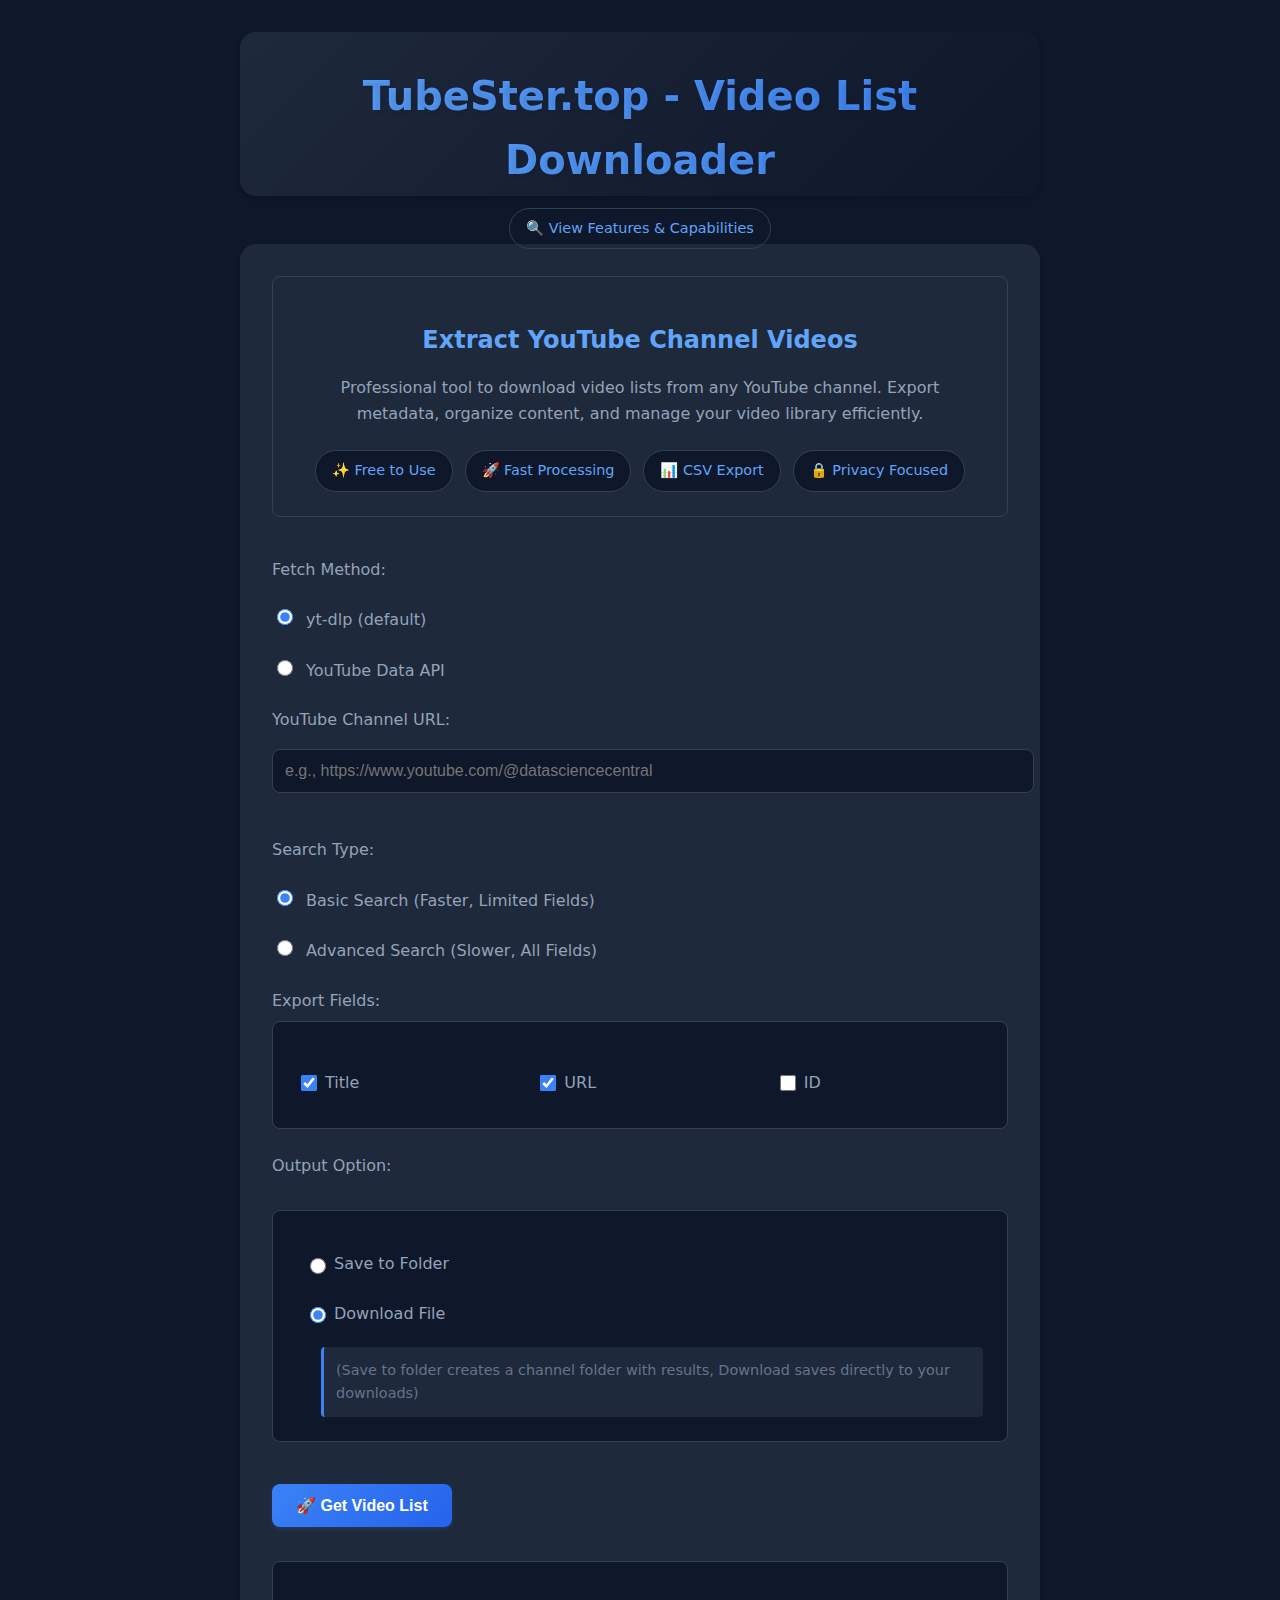
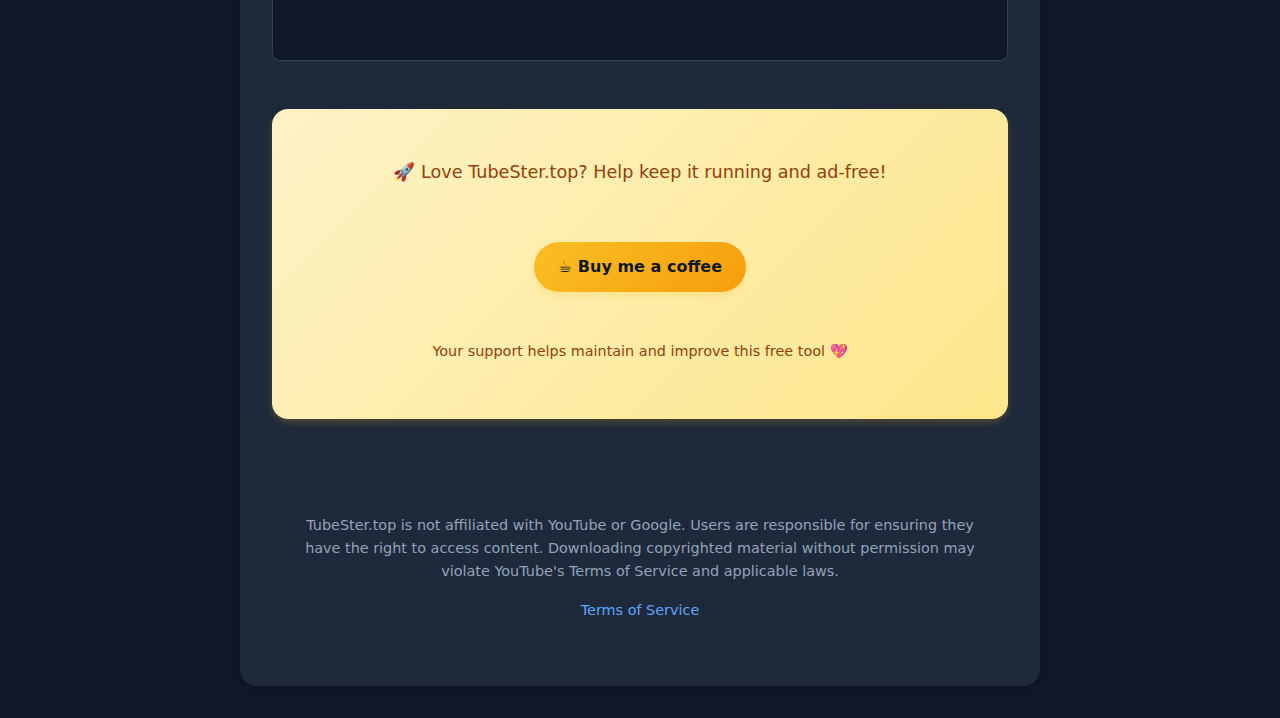
<file: web_ui/index.html>
<!DOCTYPE html>
<html lang="en">
<head>
<!-- Google tag (gtag.js) -->
<script async src="https://www.googletagmanager.com/gtag/js?id=G-0H4HRE89D7"></script>
<script>
  window.dataLayer = window.dataLayer || [];
  function gtag(){dataLayer.push(arguments);}
  gtag('js', new Date());

  gtag('config', 'G-0H4HRE89D7');
</script>
<meta charset="UTF-8" />
<meta name="viewport" content="width=device-width, initial-scale=1.0" />
<title>TubeSter.top - YouTube Channel Video List Downloader | Save Video URLs</title>
<meta name="description" content="TubeSter.top - Download or save YouTube channel video URLs easily as CSV files. Choose to save to your folder or download directly. Fast, simple, privacy-friendly tool.">
<meta name="keywords" content="TubeSter.top, YouTube downloader, video URL extractor, save YouTube URLs, download CSV, YouTube channel videos, YouTube video list, YouTube scraper">
<meta name="author" content="TubeSter.top">
<meta name="robots" content="index, follow">
<meta property="og:title" content="TubeSter.top - YouTube Channel Video List Downloader">
<meta property="og:description" content="Download or save YouTube channel video URLs easily as CSV files. The fastest and most reliable YouTube video list tool.">
<meta property="og:type" content="website">
<meta property="og:url" content="https://www.tubester.top">
<meta property="og:image" content="https://www.tubester.top/logo.png">
<link rel="stylesheet" href="style.css" />
<link rel="icon" type="image/png" href="/logo/tubester_logo.png">
</head>
<body>
<div class="container">
    <header>
      <h1>
        TubeSter.top - Video List Downloader
      </h1>
      <nav class="main-nav">
        <a href="features.html" class="feature-link">🔍 View Features & Capabilities</a>
      </nav>
    </header>
    <main>
      <section class="intro-section">
        <h2>Extract YouTube Channel Videos</h2>
        <p>
          Professional tool to download video lists from any YouTube channel. Export metadata, organize content, and manage your video library efficiently.
        </p>
        <div class="feature-highlights">
          <span class="highlight-badge">✨ Free to Use</span>
          <span class="highlight-badge">🚀 Fast Processing</span>
          <span class="highlight-badge">📊 CSV Export</span>
          <span class="highlight-badge">🔒 Privacy Focused</span>
        </div>
      </section>

    <label>Fetch Method:</label>
    <div>
      <label><input type="radio" name="fetchMethod" value="yt-dlp" checked> yt-dlp (default)</label>
      <label><input type="radio" name="fetchMethod" value="youtube-api"> YouTube Data API</label>
    </div>

    <div id="apiKeyContainer" style="display:none; margin-top:10px;">
      <label for="apiKeyInput">YouTube API Key:</label>
      <input type="password" id="apiKeyInput" placeholder="Enter your YouTube Data API key" />
      <div style="margin-top: 5px;">
        <a href="apikey.html" style="color: #60a5fa; text-decoration: none; font-size: 0.9rem;">
          ℹ️ Don't have an API key? Click here for instructions
        </a>
      </div>
    </div>

    <label for="channelUrl">YouTube Channel URL:</label>
    <input
      type="text"
      id="channelUrl"
      placeholder="e.g., https://www.youtube.com/@datasciencecentral"
    />

    <label>Search Type:</label>
    <div class="search-type">
      <label><input type="radio" name="searchType" value="basic" checked> Basic Search (Faster, Limited Fields)</label>
      <label><input type="radio" name="searchType" value="advanced"> Advanced Search (Slower, All Fields)</label>
    </div>

    <div id="exportFieldsSection">
      <label>Export Fields:</label>
      <div class="export-fields">
        <label><input type="checkbox" name="exportField" value="Title" checked> Title</label>
        <label><input type="checkbox" name="exportField" value="URL" checked> URL</label>
        <label><input type="checkbox" name="exportField" value="ID"> ID</label>
      </div>
      <div id="advancedFields" style="display:none; margin-top: 10px;">
        <label>Advanced Fields:</label>
        <div class="export-fields">
          <label><input type="checkbox" name="exportField" value="Description"> Description</label>
          <label><input type="checkbox" name="exportField" value="Published Date"> Published Date</label>
          <label><input type="checkbox" name="exportField" value="Duration"> Duration</label>
          <label><input type="checkbox" name="exportField" value="Views"> Views</label>
          <label><input type="checkbox" name="exportField" value="Likes"> Likes</label>
          <label><input type="checkbox" name="exportField" value="Comments"> Comments</label>
          <label><input type="checkbox" name="exportField" value="Thumbnail URL"> Thumbnail URL</label>
        </div>
      </div>
    </div>

    <label>Output Option:</label>
    <div class="output-option">
      <label><input type="radio" name="outputOption" value="save"> Save to Folder</label>
      <label><input type="radio" name="outputOption" value="download" checked> Download File</label>
      <div class="info-text">(Save to folder creates a channel folder with results, Download saves directly to your downloads)</div>
    </div>

    <div id="saveDirSection">
      <label for="outputDir">Output Directory Path (for Save to Folder option):</label>
      <div class="output-dir-container">
        <input
          type="text"
          id="outputDir"
          placeholder="e.g., D:\Downloads\YouTubeChannels"
        />
        <button type="button" id="browseBtn">📁 Browse</button>
      </div>
    </div>

    <button id="downloadBtn">🚀 Get Video List</button>

    <div id="result" class="result" readonly></div>

    <div id="spinner" class="spinner" style="display:none;"></div>

    <a id="downloadCsvBtn" href="#" style="display: none" download>
      <button type="button">⬇️ Download CSV</button>
    </a>

    <div class="donation-section">
      <p>🚀 Love TubeSter.top? Help keep it running and ad-free!</p>
      <a href="https://buymeacoffee.com/jollyday" target="_blank" class="bmc-link">
        ☕ Buy me a coffee
      </a>
      <p style="font-size: 0.9rem; margin-top: 1rem;">Your support helps maintain and improve this free tool 💖</p>
    </div>

    <footer style="font-size: 0.9rem; color: #94a3b8; margin-top: 3rem; text-align: center; padding: 2rem;">
      <p style="margin-bottom: 1rem;">
        TubeSter.top is not affiliated with YouTube or Google. Users are responsible for ensuring they have the right to access content.
        Downloading copyrighted material without permission may violate YouTube's Terms of Service and applicable laws.
      </p>
      <a href="terms.html" style="color: #60a5fa; text-decoration: none; font-weight: 500; transition: all 0.2s ease;">
        Terms of Service
      </a>
    </footer>
  </main>
</div>

<script src="script.js"></script>
</body>
</html>
</file>
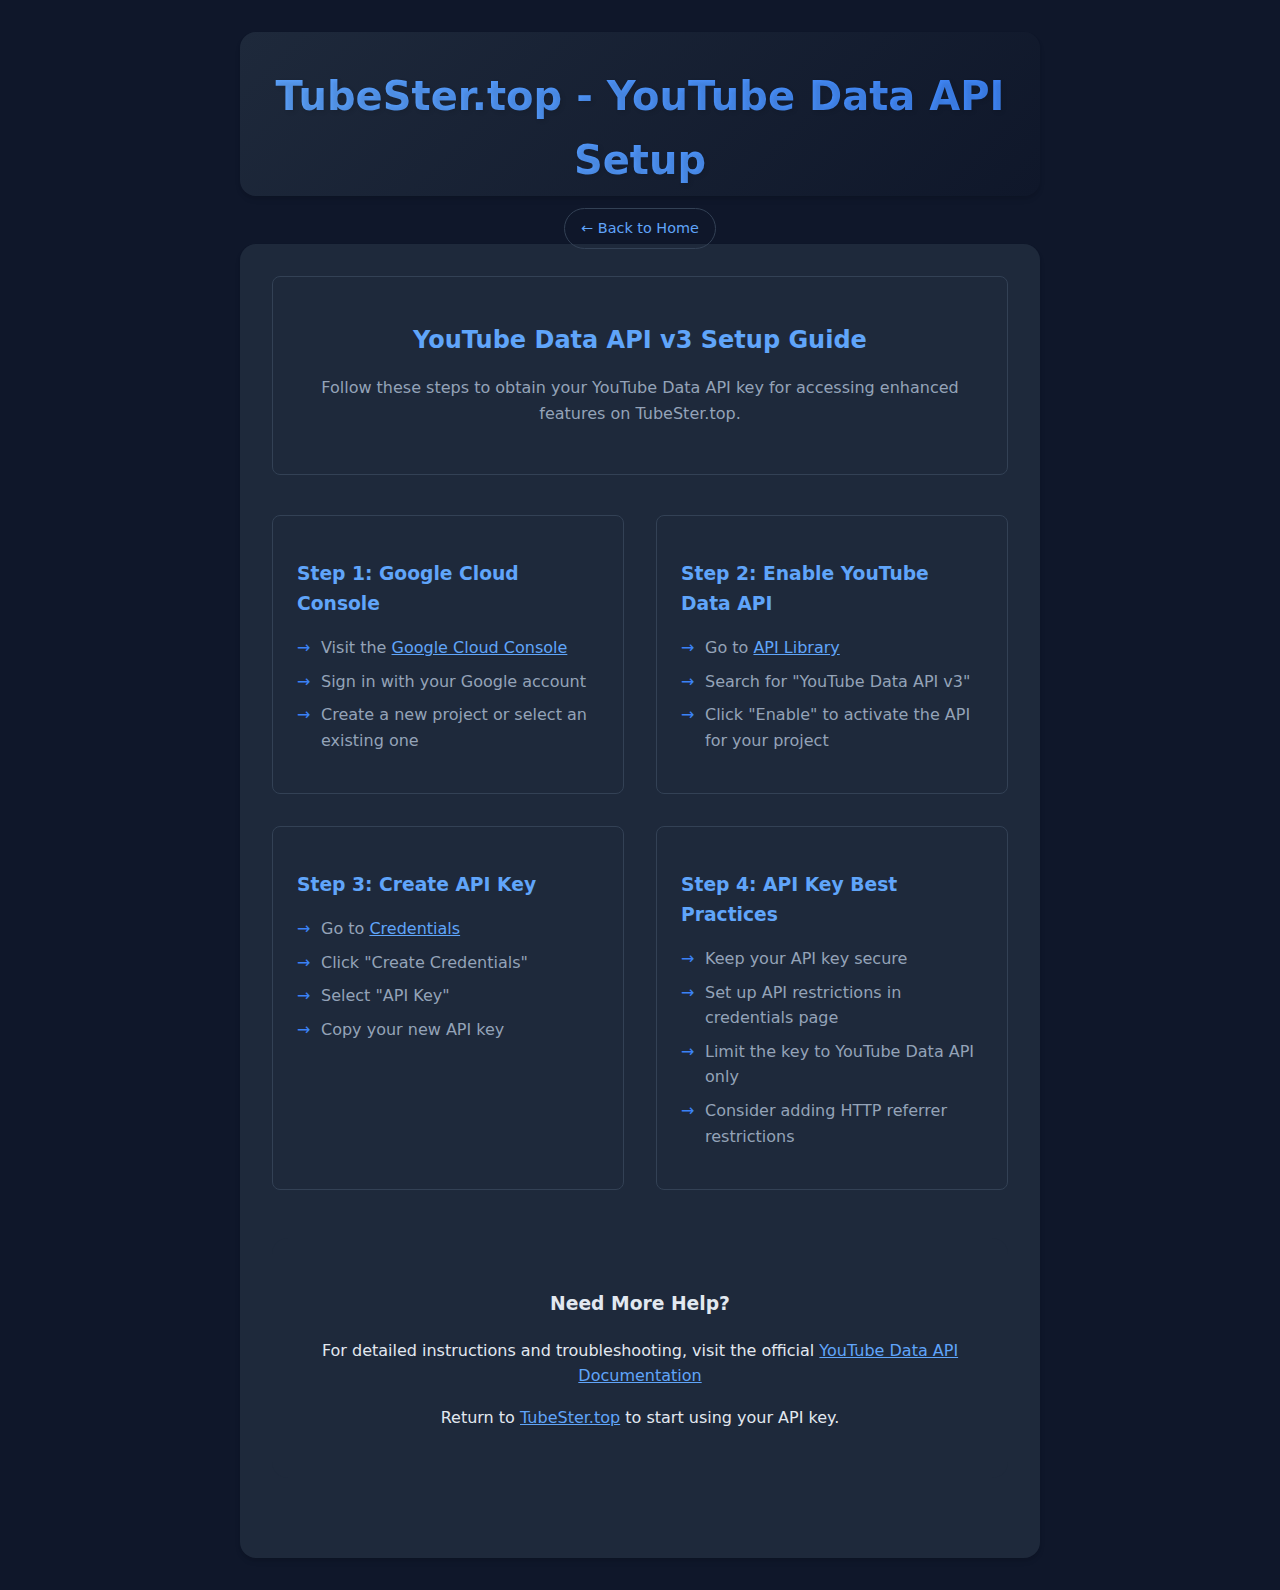
<file: web_ui/apikey.html>
<!DOCTYPE html>
<html lang="en">
<head>
<!-- Google tag (gtag.js) -->
<script async src="https://www.googletagmanager.com/gtag/js?id=G-0H4HRE89D7"></script>
<script>
  window.dataLayer = window.dataLayer || [];
  function gtag(){dataLayer.push(arguments);}
  gtag('js', new Date());

  gtag('config', 'G-0H4HRE89D7');
</script>
    <meta charset="UTF-8">
    <meta name="viewport" content="width=device-width, initial-scale=1.0">
    <title>Get YouTube Data API Key - TubeSter.top Guide</title>
    <meta name="description" content="Step-by-step guide to obtain your YouTube Data API key for TubeSter.top. Learn how to set up Google Cloud Console, enable APIs, and create secure API credentials.">
    <meta name="keywords" content="YouTube Data API key, TubeSter.top setup, API credentials, Google Cloud Console, YouTube API v3, API setup guide">
    <meta name="author" content="TubeSter.top">
    <meta name="robots" content="index, follow">
    <meta property="og:title" content="YouTube Data API Setup Guide - TubeSter.top">
    <meta property="og:description" content="Complete guide to setting up your YouTube Data API key for enhanced features on TubeSter.top">
    <meta property="og:type" content="website">
    <meta property="og:url" content="https://www.tubester.top/apikey.html">
    <meta property="og:image" content="https://www.tubester.top/logo.png">
    <link rel="stylesheet" href="style.css">
</head>
<body>
    <div class="container">
        <header>
            <h1>TubeSter.top - YouTube Data API Setup</h1>
            <nav class="main-nav">
                <a href="index.html" class="feature-link">← Back to Home</a>
            </nav>
        </header>

        <main>
            <div class="intro-section">
                <h2>YouTube Data API v3 Setup Guide</h2>
                <p>Follow these steps to obtain your YouTube Data API key for accessing enhanced features on TubeSter.top.</p>
            </div>

            <div class="feature-grid">
                <div class="feature-card">
                    <h3>Step 1: Google Cloud Console</h3>
                    <ul>
                        <li>Visit the <a href="https://console.cloud.google.com/" style="color: #60a5fa;">Google Cloud Console</a></li>
                        <li>Sign in with your Google account</li>
                        <li>Create a new project or select an existing one</li>
                    </ul>
                </div>

                <div class="feature-card">
                    <h3>Step 2: Enable YouTube Data API</h3>
                    <ul>
                        <li>Go to <a href="https://console.cloud.google.com/apis/library" style="color: #60a5fa;">API Library</a></li>
                        <li>Search for "YouTube Data API v3"</li>
                        <li>Click "Enable" to activate the API for your project</li>
                    </ul>
                </div>

                <div class="feature-card">
                    <h3>Step 3: Create API Key</h3>
                    <ul>
                        <li>Go to <a href="https://console.cloud.google.com/apis/credentials" style="color: #60a5fa;">Credentials</a></li>
                        <li>Click "Create Credentials"</li>
                        <li>Select "API Key"</li>
                        <li>Copy your new API key</li>
                    </ul>
                </div>

                <div class="feature-card">
                    <h3>Step 4: API Key Best Practices</h3>
                    <ul>
                        <li>Keep your API key secure</li>
                        <li>Set up API restrictions in credentials page</li>
                        <li>Limit the key to YouTube Data API only</li>
                        <li>Consider adding HTTP referrer restrictions</li>
                    </ul>
                </div>
            </div>

            <div class="support-section">
                <h3>Need More Help?</h3>
                <p>For detailed instructions and troubleshooting, visit the official <a href="https://developers.google.com/youtube/v3/getting-started" style="color: #60a5fa;">YouTube Data API Documentation</a></p>
                <p>Return to <a href="index.html" style="color: #60a5fa;">TubeSter.top</a> to start using your API key.</p>
            </div>
        </main>
    </div>
</body>
</html>
</file>
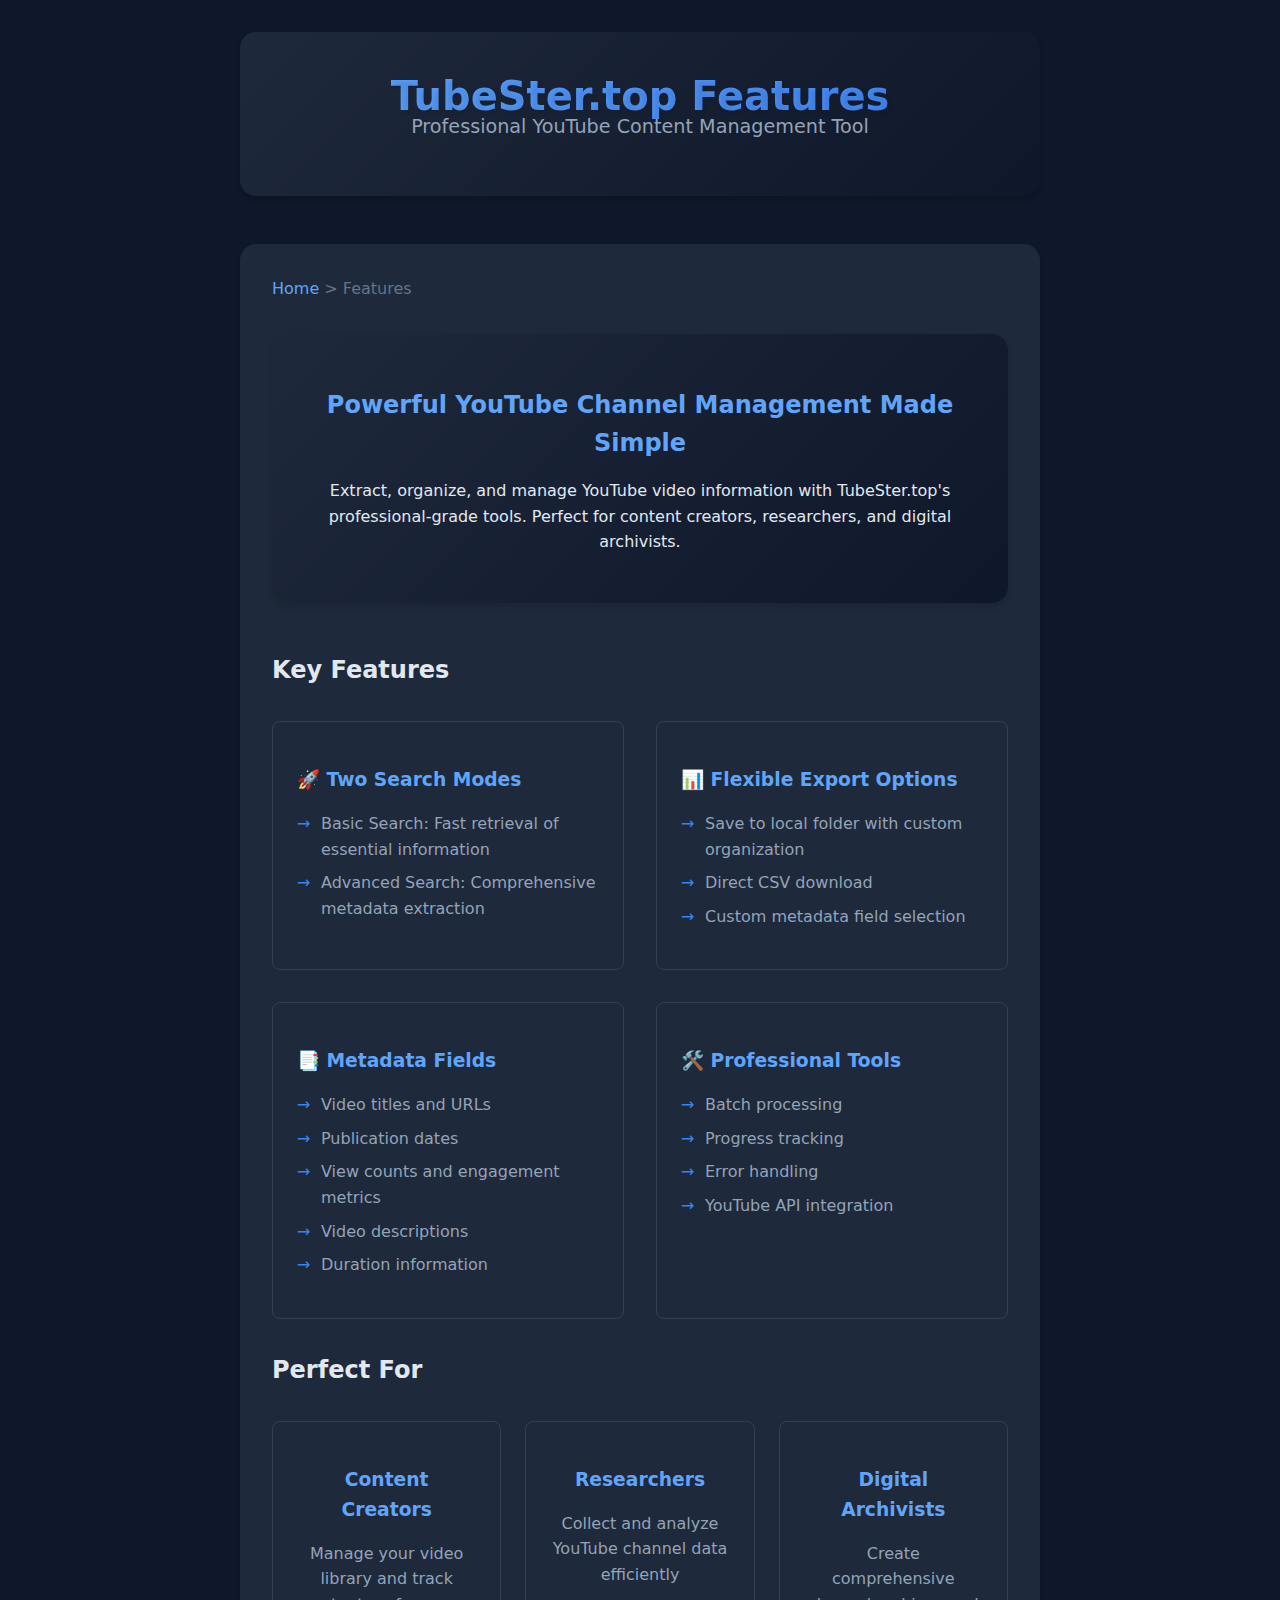
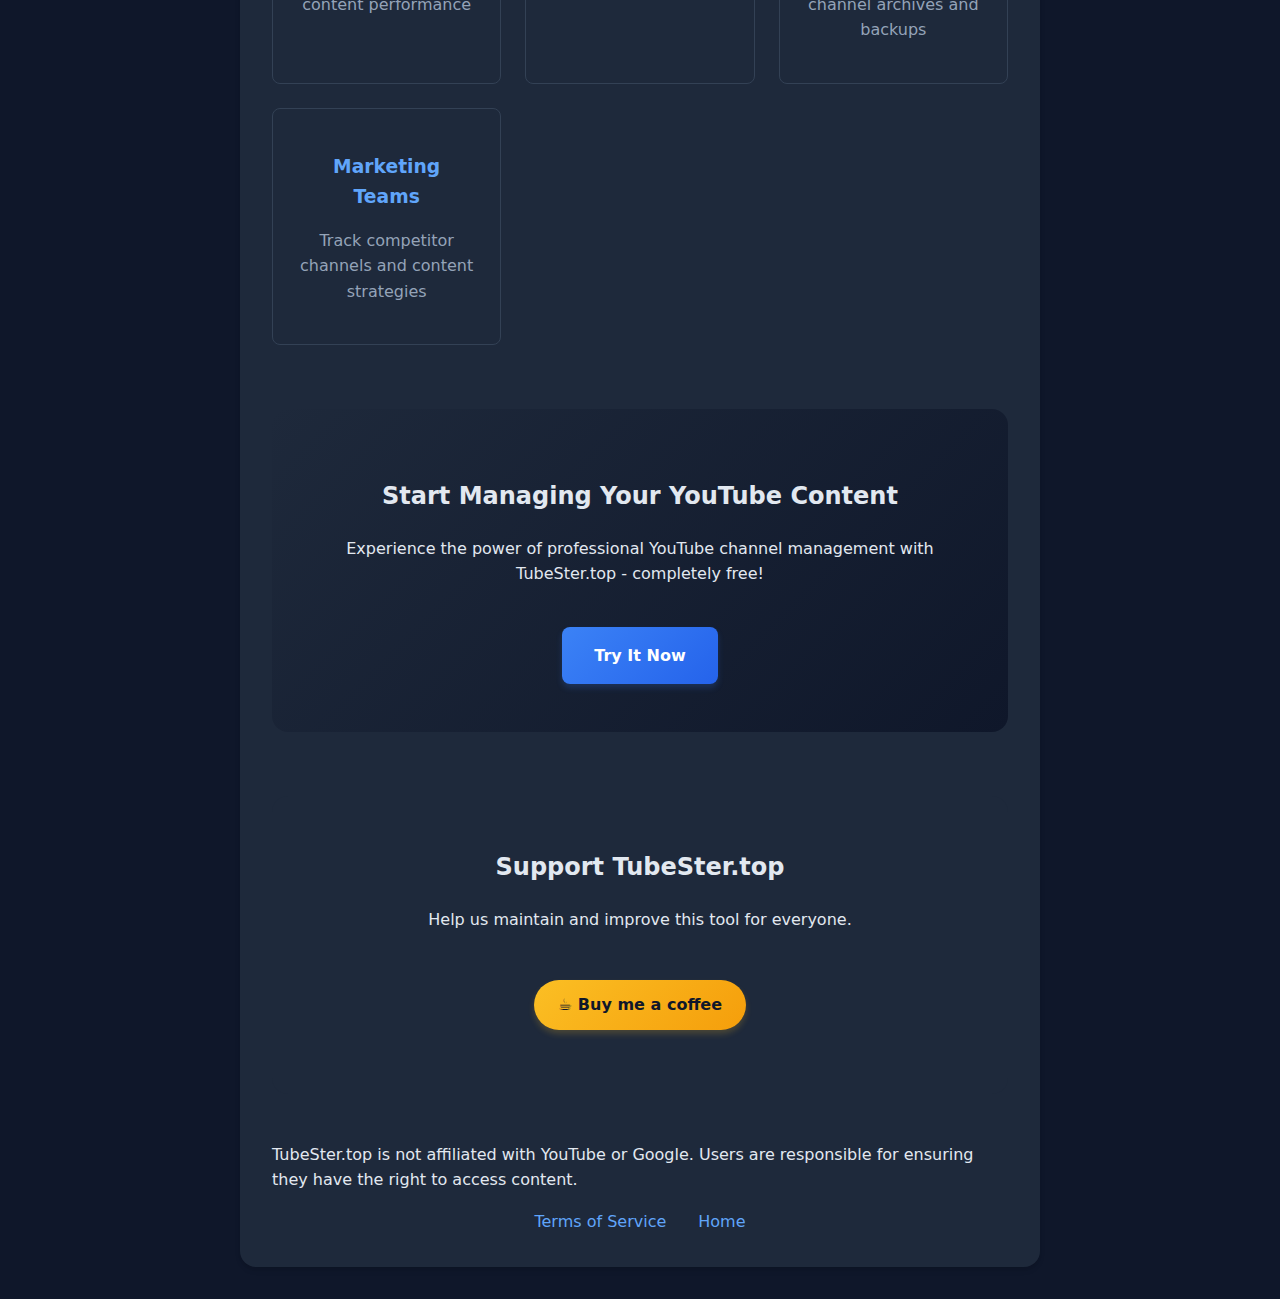
<file: web_ui/features.html>
<!DOCTYPE html>
<html lang="en">
<head>
<!-- Google tag (gtag.js) -->
<script async src="https://www.googletagmanager.com/gtag/js?id=G-0H4HRE89D7"></script>
<script>
  window.dataLayer = window.dataLayer || [];
  function gtag(){dataLayer.push(arguments);}
  gtag('js', new Date());

  gtag('config', 'G-0H4HRE89D7');
</script>
    <meta charset="UTF-8">
    <meta name="viewport" content="width=device-width, initial-scale=1.0">
    <title>TubeSter.top Features - Professional YouTube Video List & URL Management Tool</title>
    <meta name="description" content="Discover TubeSter.top's powerful features for YouTube channel management. Extract video URLs, export metadata, bulk download capabilities, and efficient content organization. Free, fast, and privacy-focused.">
    <meta name="keywords" content="TubeSter.top features, YouTube URL extractor, video list tool, YouTube channel downloader, metadata export, video URLs, channel archive, content management, CSV export">
    <meta name="author" content="TubeSter.top">
    <meta name="robots" content="index, follow">
    <meta property="og:title" content="TubeSter.top - Professional YouTube Video URL Management Tool">
    <meta property="og:description" content="Discover our powerful features for YouTube channel management. Extract URLs, export metadata, and organize content efficiently with TubeSter.top">
    <meta property="og:type" content="website">
    <meta property="og:url" content="https://www.tubester.top/features.html">
    <meta property="og:image" content="https://www.tubester.top/logo.png">
    <link rel="stylesheet" href="style.css">
</head>
<body>
    <div class="container">
        <header>
            <h1>TubeSter.top Features</h1>
            <p class="subtitle">Professional YouTube Content Management Tool</p>
        </header>

        <main>
            <nav class="breadcrumb">
                <a href="index.html">Home</a> > Features
            </nav>

            <section class="feature-intro">
                <h2>Powerful YouTube Channel Management Made Simple</h2>
                <p>Extract, organize, and manage YouTube video information with TubeSter.top's professional-grade tools. Perfect for content creators, researchers, and digital archivists.</p>
            </section>

            <section class="key-features">
                <h2>Key Features</h2>
                <div class="feature-grid">
                    <div class="feature-card">
                        <h3>🚀 Two Search Modes</h3>
                        <ul>
                            <li>Basic Search: Fast retrieval of essential information</li>
                            <li>Advanced Search: Comprehensive metadata extraction</li>
                        </ul>
                    </div>

                    <div class="feature-card">
                        <h3>📊 Flexible Export Options</h3>
                        <ul>
                            <li>Save to local folder with custom organization</li>
                            <li>Direct CSV download</li>
                            <li>Custom metadata field selection</li>
                        </ul>
                    </div>

                    <div class="feature-card">
                        <h3>📑 Metadata Fields</h3>
                        <ul>
                            <li>Video titles and URLs</li>
                            <li>Publication dates</li>
                            <li>View counts and engagement metrics</li>
                            <li>Video descriptions</li>
                            <li>Duration information</li>
                        </ul>
                    </div>

                    <div class="feature-card">
                        <h3>🛠️ Professional Tools</h3>
                        <ul>
                            <li>Batch processing</li>
                            <li>Progress tracking</li>
                            <li>Error handling</li>
                            <li>YouTube API integration</li>
                        </ul>
                    </div>
                </div>
            </section>

            <section class="use-cases">
                <h2>Perfect For</h2>
                <div class="use-case-grid">
                    <div class="use-case-card">
                        <h3>Content Creators</h3>
                        <p>Manage your video library and track content performance</p>
                    </div>
                    <div class="use-case-card">
                        <h3>Researchers</h3>
                        <p>Collect and analyze YouTube channel data efficiently</p>
                    </div>
                    <div class="use-case-card">
                        <h3>Digital Archivists</h3>
                        <p>Create comprehensive channel archives and backups</p>
                    </div>
                    <div class="use-case-card">
                        <h3>Marketing Teams</h3>
                        <p>Track competitor channels and content strategies</p>
                    </div>
                </div>
            </section>

            <section class="cta-section">
                <h2>Start Managing Your YouTube Content</h2>
                <p>Experience the power of professional YouTube channel management with TubeSter.top - completely free!</p>
                <a href="index.html" class="cta-button">Try It Now</a>
            </section>

            <section class="support-section">
                <h2>Support TubeSter.top</h2>
                <p>Help us maintain and improve this tool for everyone.</p>
                <a href="https://buymeacoffee.com/jollyday" target="_blank" class="bmc-link">☕ Buy me a coffee</a>
            </section>

            <footer>
                <p>TubeSter.top is not affiliated with YouTube or Google. Users are responsible for ensuring they have the right to access content.</p>
                <div class="footer-links">
                    <a href="terms.html">Terms of Service</a>
                    <a href="index.html">Home</a>
                </div>
            </footer>
        </main>
    </div>
</body>
</html>
</file>
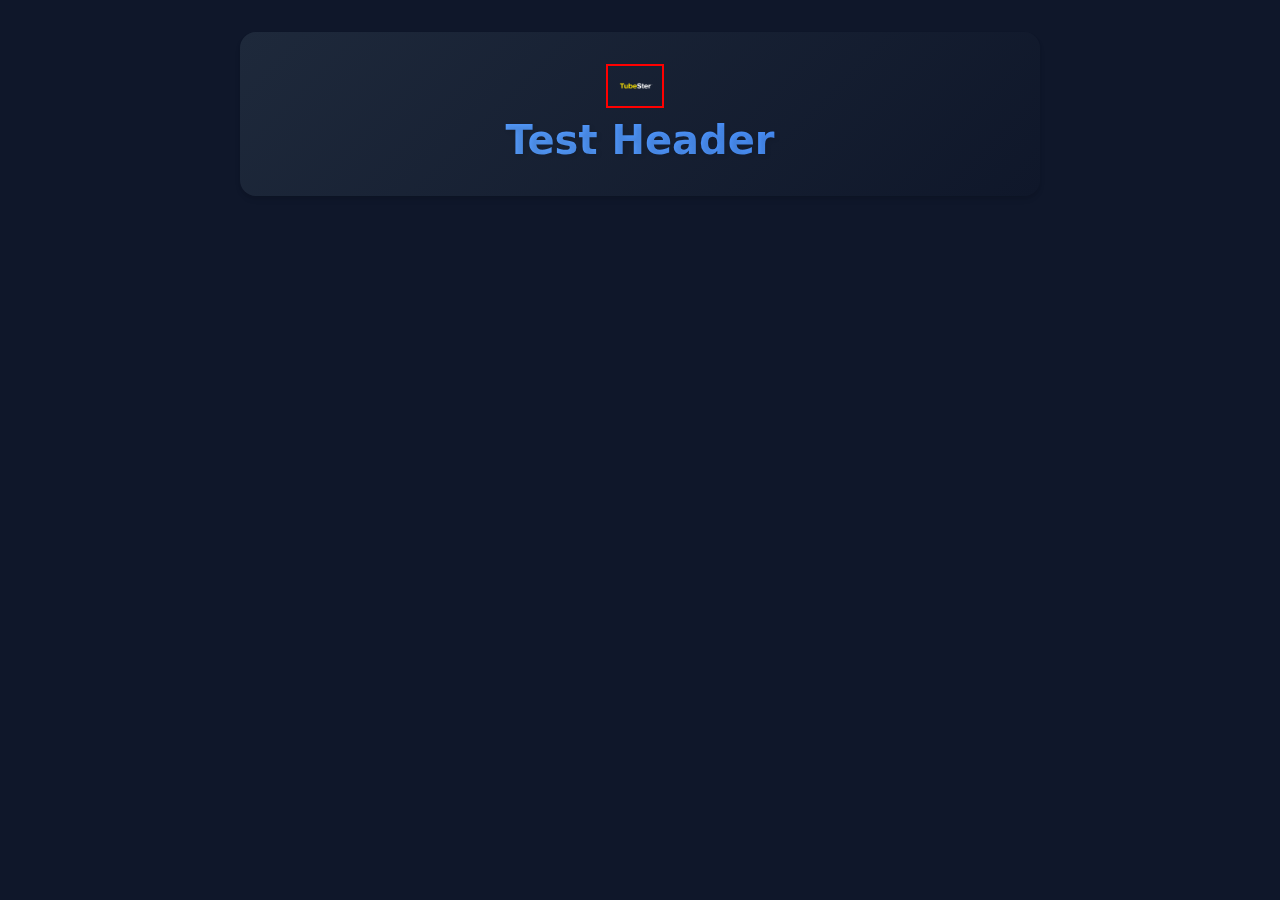
<file: web_ui/logo_debug.html>
<!DOCTYPE html>
<html>
<head>
    <title>Logo Debug</title>
    <link rel="stylesheet" href="style.css" />
</head>
<body>
    <div class="container">
        <header>
            <img src="../logo/tubester_logo.png" alt="TubeSter.top Logo" class="logo" style="border: 2px solid red;" />
            <h1>Test Header</h1>
        </header>
    </div>
</body>
</html>
</file>
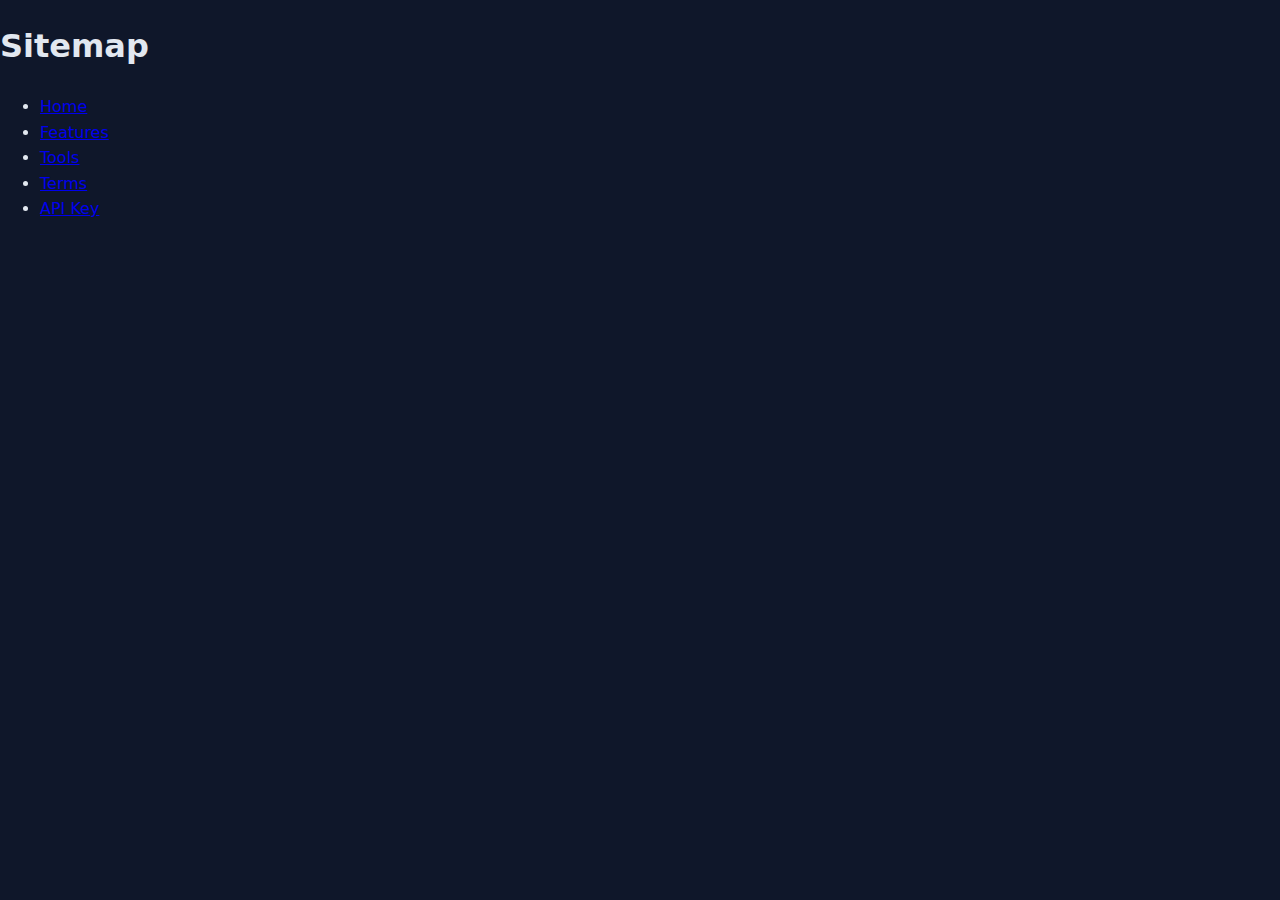
<file: web_ui/sitemap.html>
<!DOCTYPE html>
<html lang="en">
<head>
    <meta charset="UTF-8">
    <meta name="viewport" content="width=device-width, initial-scale=1.0">
    <title>Sitemap - Tubester</title>
    <link rel="stylesheet" href="style.css">
</head>
<body>
    <h1>Sitemap</h1>
    <ul>
        <li><a href="index.html">Home</a></li>
        <li><a href="features.html">Features</a></li>
        <li><a href="tools.html">Tools</a></li>
        <li><a href="terms.html">Terms</a></li>
        <li><a href="apikey.html">API Key</a></li>
    </ul>
</body>
</html>
</file>
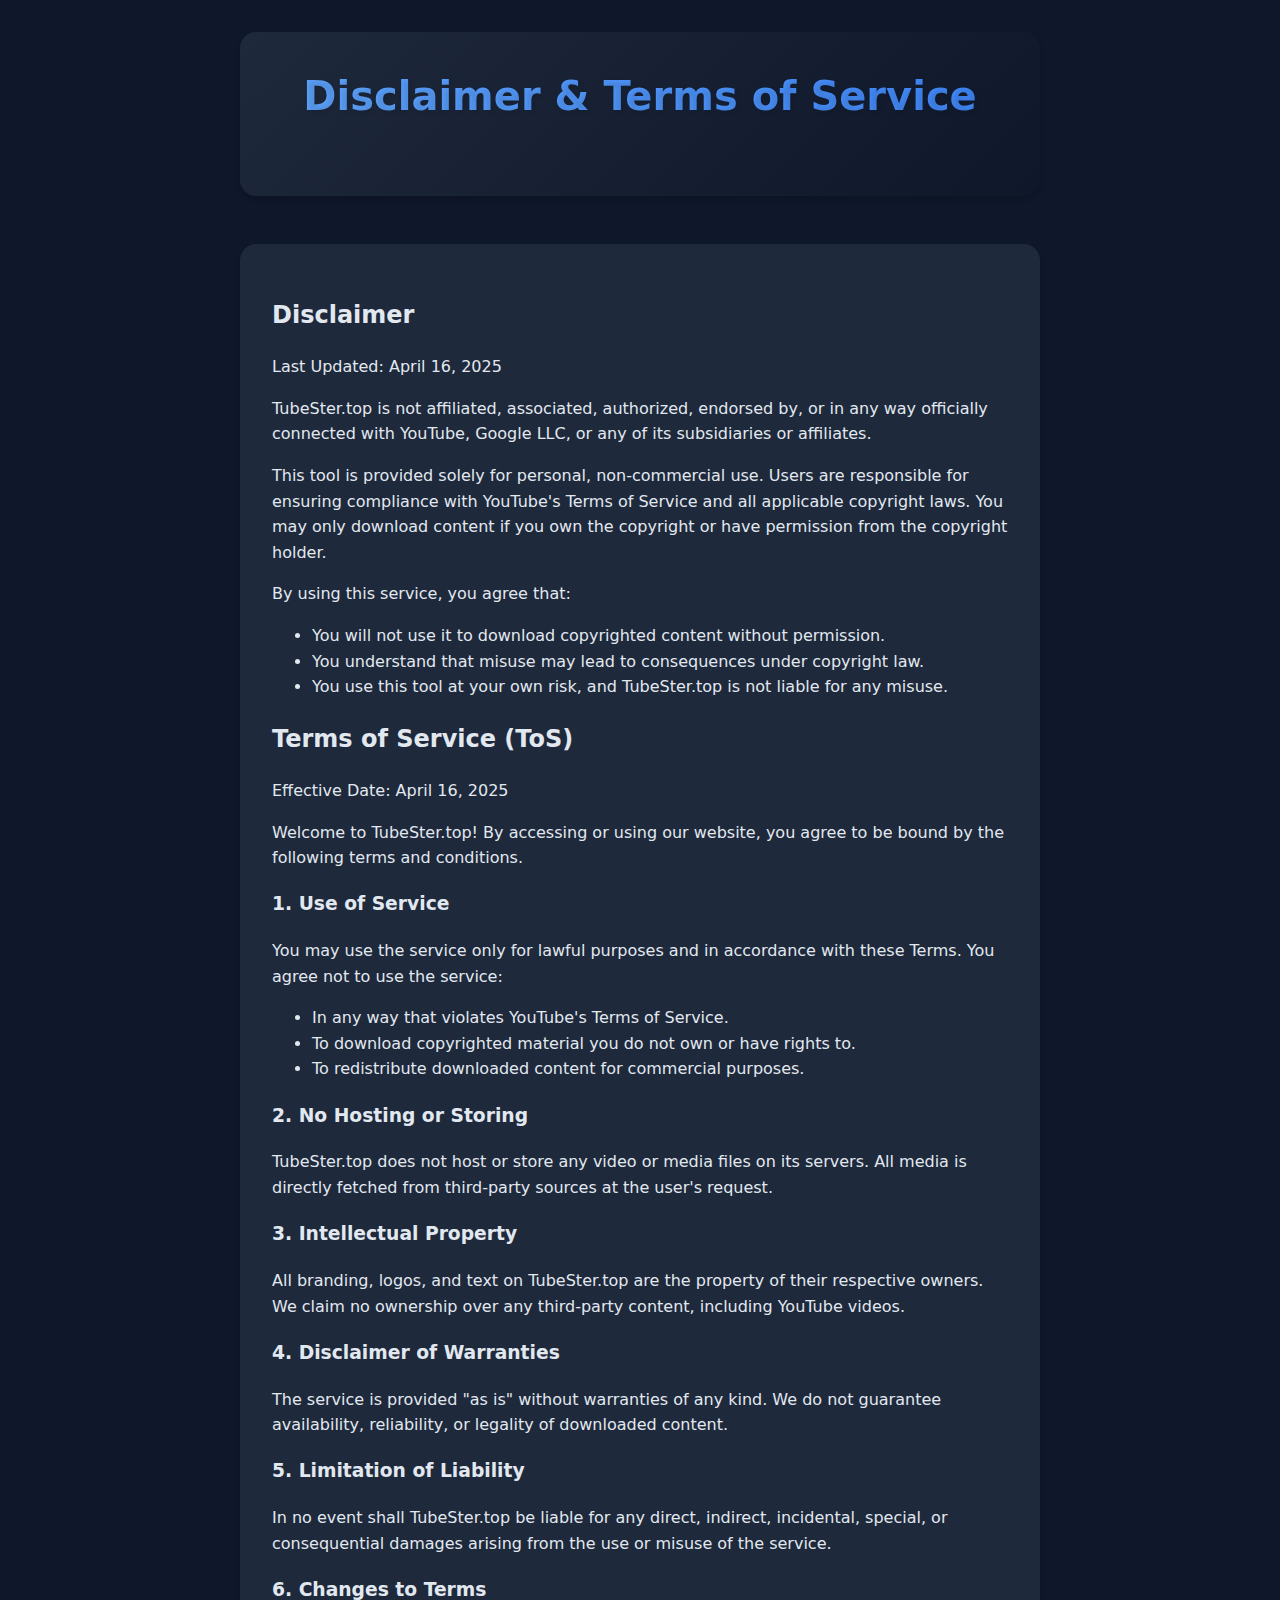
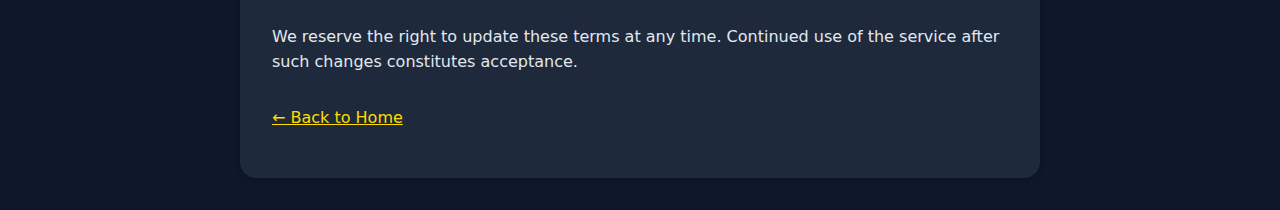
<file: web_ui/terms.html>
<!DOCTYPE html>
<html lang="en">
<head>
<!-- Google tag (gtag.js) -->
<script async src="https://www.googletagmanager.com/gtag/js?id=G-0H4HRE89D7"></script>
<script>
  window.dataLayer = window.dataLayer || [];
  function gtag(){dataLayer.push(arguments);}
  gtag('js', new Date());

  gtag('config', 'G-0H4HRE89D7');
</script>
    <meta charset="UTF-8" />
    <meta name="viewport" content="width=device-width, initial-scale=1.0" />
    <title>Terms of Service - TubeSter.top | YouTube Channel Video List Downloader</title>
    <meta name="description" content="Official Terms of Service and Disclaimer for TubeSter.top - Your trusted YouTube Channel Video List Downloader. Learn about usage rights, policies, and responsibilities." />
    <meta name="keywords" content="TubeSter.top, Terms of Service, Disclaimer, YouTube video downloader, legal policy, copyright terms, video list tool" />
    <meta name="author" content="TubeSter.top" />
    <meta name="robots" content="index, follow" />
    <meta property="og:title" content="Terms of Service - TubeSter.top | YouTube Video List Tool" />
    <meta property="og:description" content="Official Terms of Service and Disclaimer for TubeSter.top - Your trusted YouTube Channel Video List Downloader. Learn about usage rights and policies." />
    <meta property="og:type" content="website" />
    <meta property="og:url" content="https://www.tubester.top/terms.html" />
    <meta property="og:image" content="https://www.tubester.top/logo.png" />
    <link rel="stylesheet" href="style.css" />
</head>
<body>
    <div class="container">
        <header>
            <h1>Disclaimer & Terms of Service</h1>
        </header>
        <main>
            <h2>Disclaimer</h2>
            <p>Last Updated: April 16, 2025</p>
            <p>TubeSter.top is not affiliated, associated, authorized, endorsed by, or in any way officially connected with YouTube, Google LLC, or any of its subsidiaries or affiliates.</p>
            <p>This tool is provided solely for personal, non-commercial use. Users are responsible for ensuring compliance with YouTube's Terms of Service and all applicable copyright laws. You may only download content if you own the copyright or have permission from the copyright holder.</p>
            <p>By using this service, you agree that:</p>
            <ul>
                <li>You will not use it to download copyrighted content without permission.</li>
                <li>You understand that misuse may lead to consequences under copyright law.</li>
                <li>You use this tool at your own risk, and TubeSter.top is not liable for any misuse.</li>
            </ul>

            <h2>Terms of Service (ToS)</h2>
            <p>Effective Date: April 16, 2025</p>
            <p>Welcome to TubeSter.top! By accessing or using our website, you agree to be bound by the following terms and conditions.</p>

            <h3>1. Use of Service</h3>
            <p>You may use the service only for lawful purposes and in accordance with these Terms. You agree not to use the service:</p>
            <ul>
                <li>In any way that violates YouTube's Terms of Service.</li>
                <li>To download copyrighted material you do not own or have rights to.</li>
                <li>To redistribute downloaded content for commercial purposes.</li>
            </ul>

            <h3>2. No Hosting or Storing</h3>
            <p>TubeSter.top does not host or store any video or media files on its servers. All media is directly fetched from third-party sources at the user's request.</p>

            <h3>3. Intellectual Property</h3>
            <p>All branding, logos, and text on TubeSter.top are the property of their respective owners. We claim no ownership over any third-party content, including YouTube videos.</p>

            <h3>4. Disclaimer of Warranties</h3>
            <p>The service is provided "as is" without warranties of any kind. We do not guarantee availability, reliability, or legality of downloaded content.</p>

            <h3>5. Limitation of Liability</h3>
            <p>In no event shall TubeSter.top be liable for any direct, indirect, incidental, special, or consequential damages arising from the use or misuse of the service.</p>

            <h3>6. Changes to Terms</h3>
            <p>We reserve the right to update these terms at any time. Continued use of the service after such changes constitutes acceptance.</p>

            <p style="margin-top: 30px"><a href="index.html" style="color: #ffdd00">&larr; Back to Home</a></p>
        </main>
    </div>
</body>
</html>
</file>
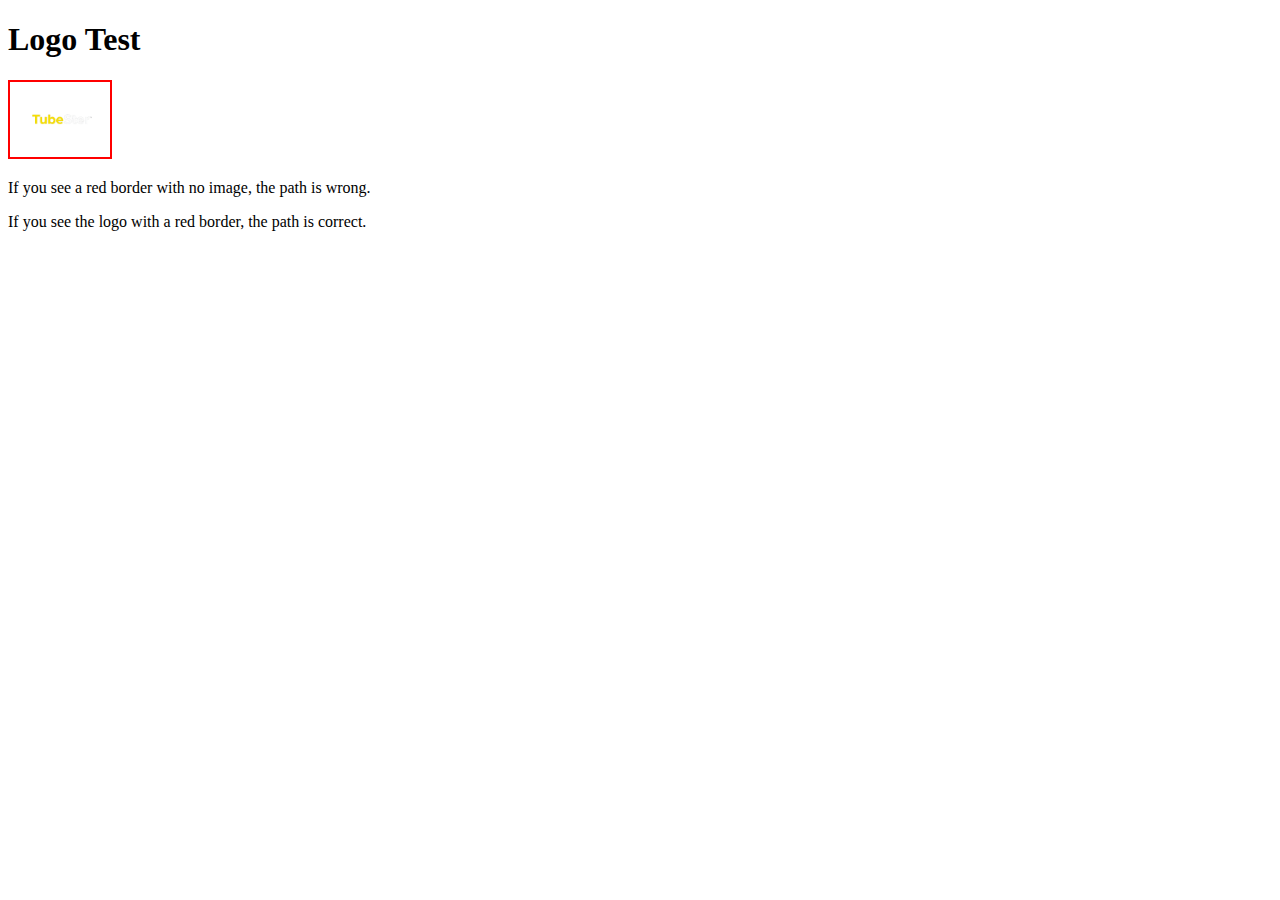
<file: web_ui/test_logo.html>
<!DOCTYPE html>
<html>
<head>
    <title>Logo Test</title>
</head>
<body>
    <h1>Logo Test</h1>
    <img src="../logo/tubester_logo.png" alt="Logo Test" style="width: 100px; height: auto; border: 2px solid red;">
    <p>If you see a red border with no image, the path is wrong.</p>
    <p>If you see the logo with a red border, the path is correct.</p>
</body>
</html>
</file>
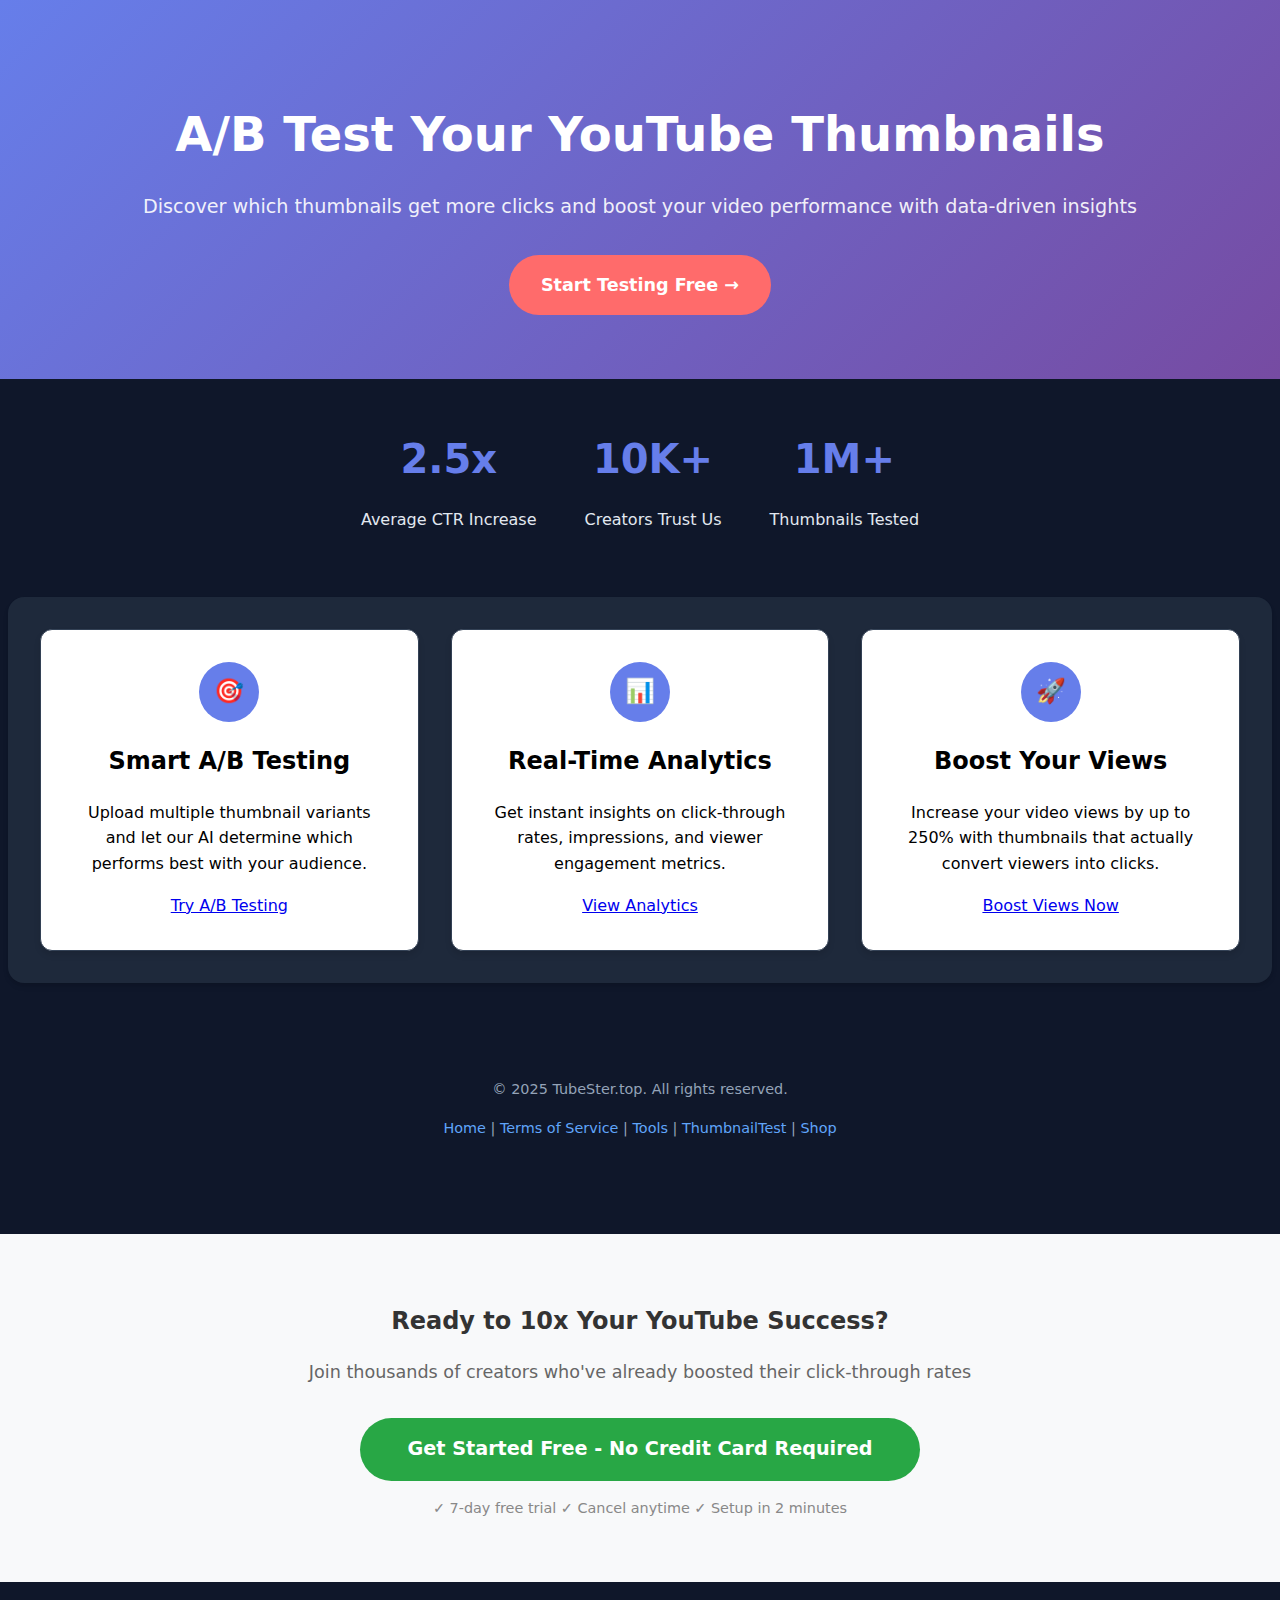
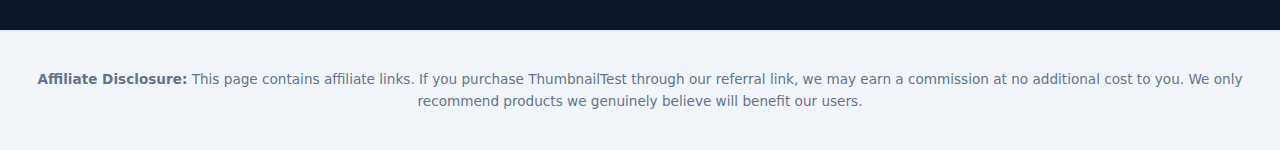
<file: web_ui/thumbnailtest.html>
<!DOCTYPE html>
<html lang="en">
<head>
    <meta charset="UTF-8">
    <meta name="viewport" content="width=device-width, initial-scale=1.0">
    <title>ThumbnailTest - A/B Test Your YouTube Thumbnails | Tubester</title>
    <link rel="stylesheet" href="style.css">
    <meta name="description" content="Boost your YouTube views with ThumbnailTest's A/B testing platform. Test thumbnails, analyze performance, and increase click-through rates with data-driven insights.">
    <meta name="keywords" content="ThumbnailTest, YouTube thumbnails, A/B testing, click-through rate, YouTube optimization, Tubester">
    <link rel="canonical" href="https://www.tubester.top/thumbnailtest.html" />
    <link rel="icon" type="image/png" href="/logo/tubester_logo.png" />
    <script type="application/ld+json">
    {
      "@context": "https://schema.org",
      "@type": "WebPage",
      "name": "ThumbnailTest - A/B Test Your YouTube Thumbnails",
      "description": "Boost your YouTube views with ThumbnailTest's A/B testing platform. Test thumbnails, analyze performance, and increase click-through rates.",
      "url": "https://www.tubester.top/thumbnailtest.html"
    }
    </script>
    <style>
        .hero-section {
            background: linear-gradient(135deg, #667eea 0%, #764ba2 100%);
            color: white;
            padding: 4rem 2rem;
            text-align: center;
            margin-bottom: 3rem;
        }
        .hero-title {
            font-size: 3rem;
            font-weight: bold;
            margin-bottom: 1rem;
        }
        .hero-subtitle {
            font-size: 1.2rem;
            margin-bottom: 2rem;
            opacity: 0.9;
        }
        .hero-cta {
            background: #ff6b6b;
            color: white;
            padding: 1rem 2rem;
            border-radius: 50px;
            text-decoration: none;
            font-weight: bold;
            font-size: 1.1rem;
            display: inline-block;
            transition: transform 0.3s ease;
        }
        .hero-cta:hover {
            transform: translateY(-2px);
        }
        .stats-section {
            display: flex;
            justify-content: center;
            gap: 3rem;
            margin: 3rem 0;
            flex-wrap: wrap;
        }
        .stat {
            text-align: center;
        }
        .stat-number {
            font-size: 2.5rem;
            font-weight: bold;
            color: #667eea;
        }
        .features-grid {
            display: grid;
            grid-template-columns: repeat(auto-fit, minmax(300px, 1fr));
            gap: 2rem;
            padding: 2rem;
            max-width: 1200px;
            margin: 0 auto;
        }
        .feature-card {
            background: white;
            border-radius: 12px;
            padding: 2rem;
            box-shadow: 0 4px 6px rgba(0,0,0,0.1);
            text-align: center;
            transition: transform 0.3s ease;
            color: #000;
        }
        .feature-card h2 {
            color: #000;
        }
        .feature-card p {
            color: #000;
        }
        .feature-card:hover {
            transform: translateY(-5px);
        }
        .feature-icon {
            width: 60px;
            height: 60px;
            margin: 0 auto 1rem;
            background: #667eea;
            border-radius: 50%;
            display: flex;
            align-items: center;
            justify-content: center;
            font-size: 1.5rem;
            color: white;
        }
    </style>
</head>
<body>
    <!-- Hero Section -->
    <section class="hero-section">
        <h1 class="hero-title">A/B Test Your YouTube Thumbnails</h1>
        <p class="hero-subtitle">Discover which thumbnails get more clicks and boost your video performance with data-driven insights</p>
        <a href="https://thumbnailtest.com/?via=matthias" class="hero-cta">Start Testing Free →</a>
    </section>

    <!-- Stats Section -->
    <section class="stats-section">
        <div class="stat">
            <div class="stat-number">2.5x</div>
            <p>Average CTR Increase</p>
        </div>
        <div class="stat">
            <div class="stat-number">10K+</div>
            <p>Creators Trust Us</p>
        </div>
        <div class="stat">
            <div class="stat-number">1M+</div>
            <p>Thumbnails Tested</p>
        </div>
    </section>

    <!-- Features Section -->
    <main class="features-grid">
        <div class="feature-card">
            <div class="feature-icon">🎯</div>
            <h2>Smart A/B Testing</h2>
            <p>Upload multiple thumbnail variants and let our AI determine which performs best with your audience.</p>
            <a href="https://thumbnailtest.com/?via=matthias" class="cta">Try A/B Testing</a>
        </div>
        <div class="feature-card">
            <div class="feature-icon">📊</div>
            <h2>Real-Time Analytics</h2>
            <p>Get instant insights on click-through rates, impressions, and viewer engagement metrics.</p>
            <a href="https://thumbnailtest.com/?via=matthias" class="cta">View Analytics</a>
        </div>
        <div class="feature-card">
            <div class="feature-icon">🚀</div>
            <h2>Boost Your Views</h2>
            <p>Increase your video views by up to 250% with thumbnails that actually convert viewers into clicks.</p>
            <a href="https://thumbnailtest.com/?via=matthias" class="cta">Boost Views Now</a>
        </div>
    </main>

    <footer
          style="
            font-size: 0.9rem;
            color: #94a3b8;
            margin-top: 3rem;
            text-align: center;
            padding: 2rem;
          "
        >
          <p style="margin-bottom: 1rem">
            © 2025 TubeSter.top. All rights reserved.
          </p>
          <p>
            <a href="index.html" style="color: #60a5fa; text-decoration: none;">Home</a> |
            <a href="terms.html" style="color: #60a5fa; text-decoration: none;">Terms of Service</a> |
            <a href="tools.html" style="color: #60a5fa; text-decoration: none;">Tools</a> |
            <a href="thumbnailtest.html" style="color: #60a5fa; text-decoration: none;">ThumbnailTest</a> |
            <a href="shop.html" style="color: #60a5fa; text-decoration: none;">Shop</a>
          </p>
        </footer>



    <!-- Call-to-Action Banner -->
    <section style="background: #f8f9fa; padding: 3rem 2rem; text-align: center; margin: 3rem 0;">
        <h2 style="color: #333; margin-bottom: 1rem;">Ready to 10x Your YouTube Success?</h2>
        <p style="color: #666; margin-bottom: 2rem; font-size: 1.1rem;">Join thousands of creators who've already boosted their click-through rates</p>
        <a href="https://thumbnailtest.com/?via=matthias" style="background: #28a745; color: white; padding: 1rem 3rem; border-radius: 50px; text-decoration: none; font-weight: bold; font-size: 1.2rem; display: inline-block;">Get Started Free - No Credit Card Required</a>
        <p style="color: #888; margin-top: 1rem; font-size: 0.9rem;">✓ 7-day free trial ✓ Cancel anytime ✓ Setup in 2 minutes</p>
    </section>

    <!-- Affiliate Disclaimer -->
    <div style="background: #f1f5f9; border-top: 1px solid #e2e8f0; padding: 1.5rem; text-align: center; font-size: 0.85rem; color: #64748b; margin-top: 2rem;">
        <p><strong>Affiliate Disclosure:</strong> This page contains affiliate links. If you purchase ThumbnailTest through our referral link, we may earn a commission at no additional cost to you. We only recommend products we genuinely believe will benefit our users.</p>
    </div>

</body>
</html>
</file>
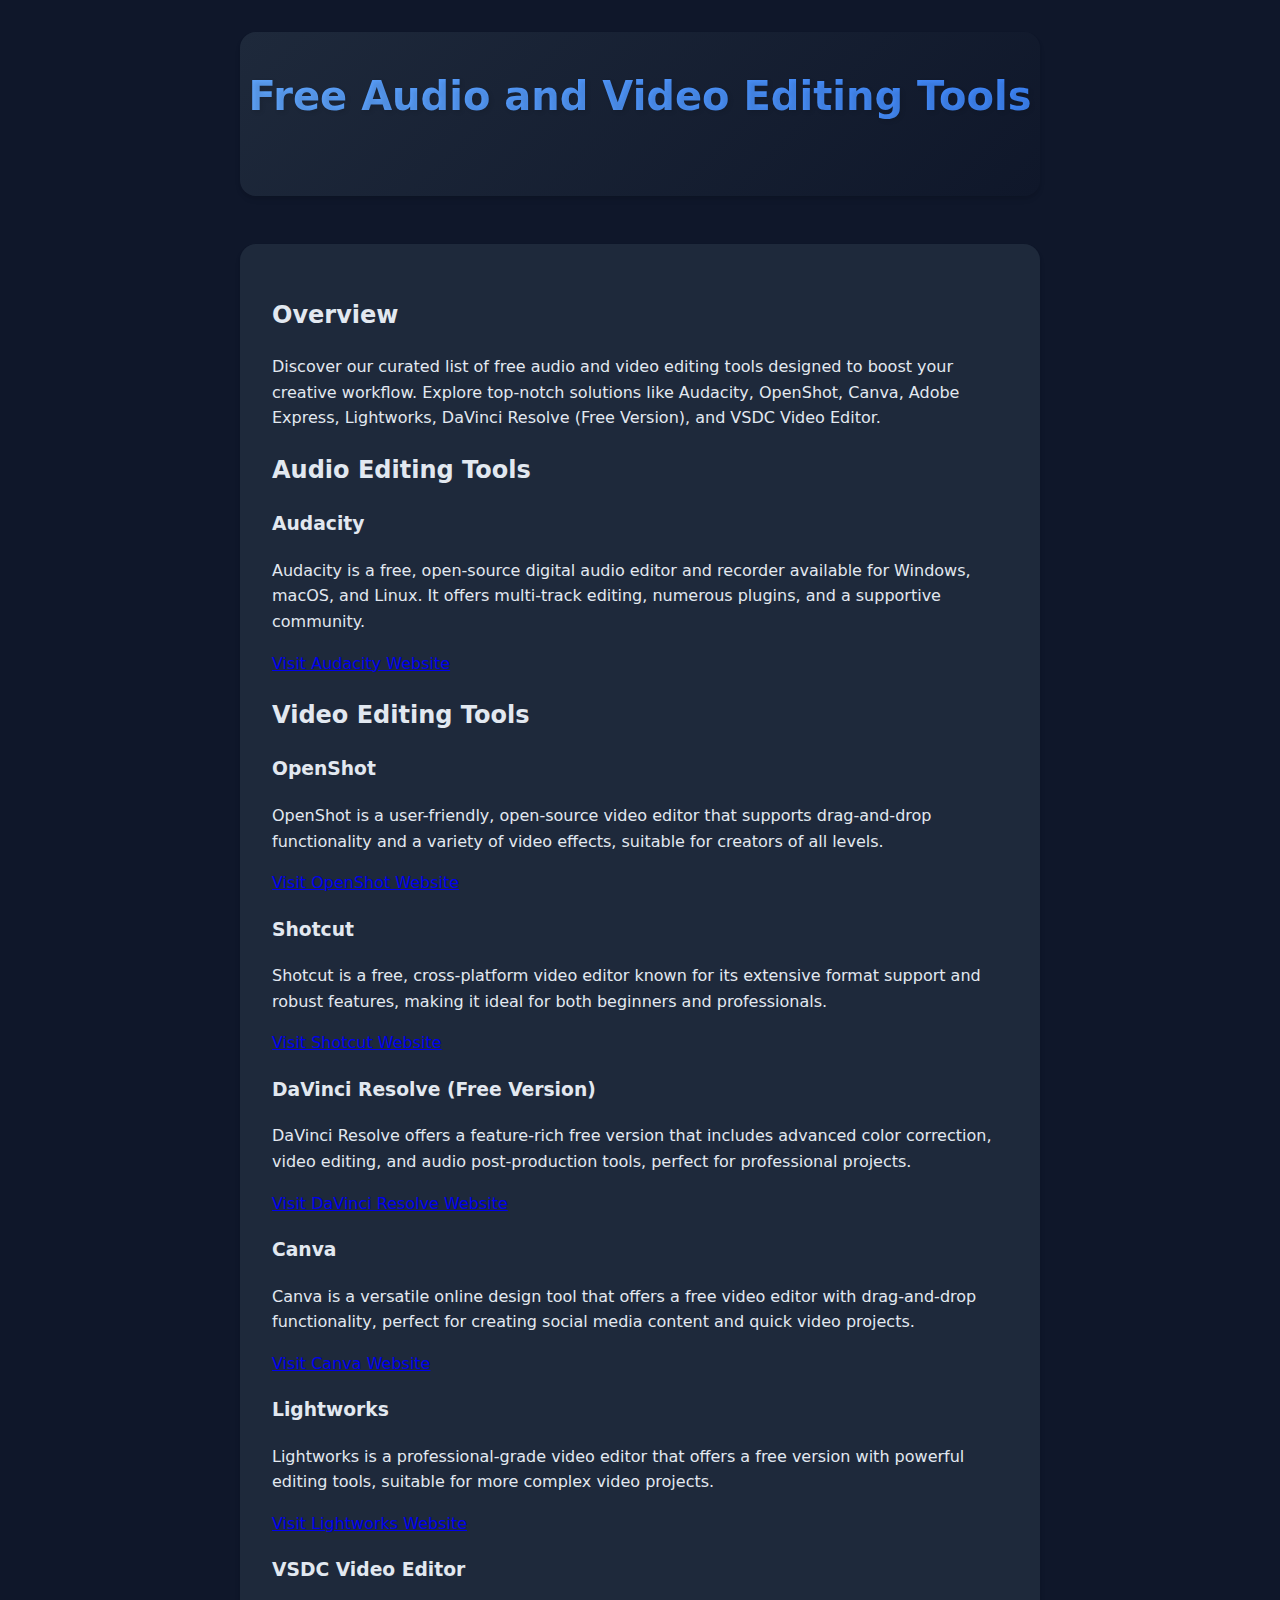
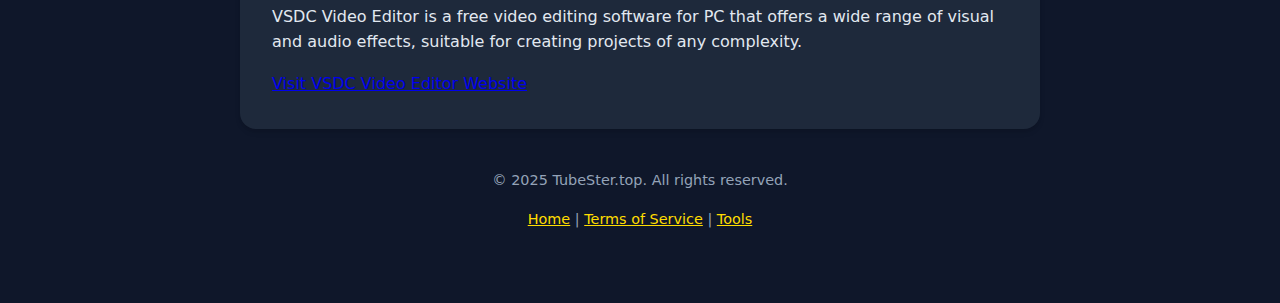
<file: web_ui/tools.html>
<!DOCTYPE html>
<html lang="en">
  <head>
    <link rel="icon" type="image/jpeg" href="logo/tubester_logo.jpg" />
    <!-- Google Tag Manager -->
    <script
      async
      src="https://www.googletagmanager.com/gtag/js?id=G-0H4HRE89D7"
    ></script>
    <script>
      window.dataLayer = window.dataLayer || [];
      function gtag() {
        dataLayer.push(arguments);
      }
      gtag("js", new Date());
      gtag("config", "G-0H4HRE89D7");
    </script>
    <meta charset="UTF-8" />
    <meta name="viewport" content="width=device-width, initial-scale=1.0" />
    <title>Free Audio and Video Editing Tools | TubeSter.top</title>
    <meta
      name="description"
      content="Discover a curated list of free audio and video editing tools to enhance your media projects. Learn about Audacity, OpenShot, Canva, Adobe Express, Lightworks, DaVinci Resolve, and VSDC Video Editor."
    />
    <meta
      name="keywords"
      content="free audio editing, free video editing, Audacity, OpenShot, Canva, Adobe Express, Lightworks, DaVinci Resolve, VSDC Video Editor, media editing software, video tools, audio software, open source editing"
    />
    <meta name="robots" content="index, follow" />
    <meta name="author" content="TubeSter.top" />
    <!-- Open Graph Meta Tags -->
    <meta
      property="og:title"
      content="Free Audio and Video Editing Tools | TubeSter.top"
    />
    <meta
      property="og:description"
      content="Discover and review free audio and video editing tools including Audacity, OpenShot, Canva, Adobe Express, Lightworks, DaVinci Resolve, and VSDC Video Editor to boost your media editing workflow."
    />
    <meta property="og:type" content="website" />
    <meta property="og:url" content="https://www.tubester.top/tools.html" />
    <meta
      property="og:image"
      content="https://www.tubester.top/logo/tubester_logo.png"
    />
    <meta property="og:locale" content="en_US" />
    <meta property="og:site_name" content="TubeSter.top" />
    <!-- Twitter Card Meta Tags -->
    <meta name="twitter:card" content="summary_large_image" />
    <meta
      name="twitter:title"
      content="Free Audio and Video Editing Tools | TubeSter.top"
    />
    <meta
      name="twitter:description"
      content="Discover a curated list of free audio and video editing tools including Audacity, OpenShot, Canva, Adobe Express, Lightworks, DaVinci Resolve, and VSDC Video Editor. Boost your media editing workflow today."
    />
    <meta
      name="twitter:image"
      content="https://www.tubester.top/logo/tubester_logo.png"
    />
    <link rel="canonical" href="https://www.tubester.top/tools.html" />
    <!-- Schema.org JSON-LD Markup -->
    <script type="application/ld+json">
      {
        "@context": "http://schema.org",
        "@type": "WebPage",
        "name": "Free Audio and Video Editing Tools | TubeSter.top",
        "url": "https://www.tubester.top/tools.html",
        "description": "Discover a curated list of free audio and video editing tools to enhance your media projects. Learn about Audacity, Subtitle Edit, OpenShot, Shotcut, DaVinci Resolve, and Avidemux.",
        "publisher": {
          "@type": "Organization",
          "name": "TubeSter.top",
          "logo": {
            "@type": "ImageObject",
            "url": "https://www.tubester.top/logo/tubester_logo.png"
          }
        }
      }
    </script>
    <link rel="stylesheet" href="style.css" />
  </head>
  <body>
    <div class="container">
      <header>
        <h1>Free Audio and Video Editing Tools</h1>
      </header>
      <main>
        <section class="content-section">
          <h2>Overview</h2>
          <p>
            Discover our curated list of free audio and video editing tools
            designed to boost your creative workflow. Explore top-notch
            solutions like Audacity, OpenShot, Canva, Adobe Express, Lightworks,
            DaVinci Resolve (Free Version), and VSDC Video Editor.
          </p>
        </section>
        <section class="tools-section">
          <h2>Audio Editing Tools</h2>
          <article>
            <h3>Audacity</h3>
            <p>
              Audacity is a free, open-source digital audio editor and recorder
              available for Windows, macOS, and Linux. It offers multi-track
              editing, numerous plugins, and a supportive community.
            </p>
            <a href="https://www.audacityteam.org/" target="_blank"
              >Visit Audacity Website</a
            >
          </article>
          <h2>Video Editing Tools</h2>
          <article>
            <h3>OpenShot</h3>
            <p>
              OpenShot is a user-friendly, open-source video editor that
              supports drag-and-drop functionality and a variety of video
              effects, suitable for creators of all levels.
            </p>
            <a href="https://www.openshot.org/" target="_blank"
              >Visit OpenShot Website</a
            >
          </article>
          <article>
            <h3>Shotcut</h3>
            <p>
              Shotcut is a free, cross-platform video editor known for its
              extensive format support and robust features, making it ideal for
              both beginners and professionals.
            </p>
            <a href="https://shotcut.org/" target="_blank"
              >Visit Shotcut Website</a
            >
          </article>
          <article>
            <h3>DaVinci Resolve (Free Version)</h3>
            <p>
              DaVinci Resolve offers a feature-rich free version that includes
              advanced color correction, video editing, and audio
              post-production tools, perfect for professional projects.
            </p>
            <a
              href="https://www.blackmagicdesign.com/products/davinciresolve/"
              target="_blank"
              >Visit DaVinci Resolve Website</a
            >
          </article>
          <article>
            <h3>Canva</h3>
            <p>
              Canva is a versatile online design tool that offers a free video
              editor with drag-and-drop functionality, perfect for creating
              social media content and quick video projects.
            </p>
            <a href="https://www.canva.com/video-editor/" target="_blank"
              >Visit Canva Website</a
            >
          </article>
          <article>
            <h3>Lightworks</h3>
            <p>
              Lightworks is a professional-grade video editor that offers a free
              version with powerful editing tools, suitable for more complex
              video projects.
            </p>
            <a href="https://lwks.com/" target="_blank"
              >Visit Lightworks Website</a
            >
          </article>
          <article>
            <h3>VSDC Video Editor</h3>
            <p>
              VSDC Video Editor is a free video editing software for PC that
              offers a wide range of visual and audio effects, suitable for
              creating projects of any complexity.
            </p>
            <a
              href="https://www.videosoftdev.com/free-video-editor"
              target="_blank"
              >Visit VSDC Video Editor Website</a
            >
          </article>
        </section>
      </main>
      <foote 
      style="
      font-size: 0.9rem;
      color: #94a3b8;
      margin-top: 3rem;
      text-align: center;
      padding: 2rem;
    "
  >        
        </p>
        <p style="margin-bottom: 1rem">
          © 2025 TubeSter.top. All rights reserved.
        </p>
        <p>
                   <a href="index.html" style="color: #ffdd00">Home</a> |
          <a href="terms.html" style="color: #ffdd00">Terms of Service</a> |
          <a href="tools.html" style="color: #ffdd00">Tools</a>
        </p>
      </footer>
    </div>
    <script src="script.js"></script>
  </body>
</html>
</file>
<file: web_ui/style.css>
body {
  background-color: #0f172a;
  color: #e2e8f0;
  font-family: 'Segoe UI', system-ui, -apple-system, sans-serif;
  margin: 0;
  padding: 0;
  line-height: 1.6;
}

.container {
  max-width: 800px;
  margin: 2rem auto;
  padding: 0 20px;
}

header {
  text-align: center;
  margin-bottom: 3rem;
  padding: 2rem 0;
  height: 100px; /* Added height */
  background: linear-gradient(135deg, #1e293b 0%, #0f172a 100%);
  border-radius: 1rem;
  box-shadow: 0 4px 6px -1px rgba(0, 0, 0, 0.1), 0 2px 4px -1px rgba(0, 0, 0, 0.06);
  position: relative; /* Add relative positioning */
}

.logo {
  /* Removed absolute positioning */
  height: 40px; /* Adjusted height */
  width: auto;
  vertical-align: middle; /* Align with text */
  margin-right: 10px; /* Add space between logo and text */
}

header h1 {
  margin: 0;
  font-size: 2.5rem;
  font-weight: 700;
  background: linear-gradient(45deg, #60a5fa, #3b82f6);
  -webkit-background-clip: text;
  -webkit-text-fill-color: transparent;
  text-shadow: 2px 2px 4px rgba(0, 0, 0, 0.1);
}

/* Media query for mobile devices */
@media (max-width: 768px) {
  /* Removed logo adjustments here as it's now inline */

  header h1 {
    font-size: 2rem; /* Adjust font size for smaller screens */
  }
}

.main-nav {
  margin-top: 1rem;
}

.feature-link {
  display: inline-block;
  padding: 0.5rem 1rem;
  color: #60a5fa;
  text-decoration: none;
  border: 1px solid #334155;
  border-radius: 9999px;
  font-size: 0.9rem;
  transition: all 0.3s ease;
}

.feature-link:hover {
  background: #1e293b;
  border-color: #60a5fa;
  transform: translateY(-1px);
}

.intro-section {
  text-align: center;
  margin-bottom: 2.5rem;
  padding: 1.5rem;
  background: #1e293b;
  border-radius: 0.5rem;
  border: 1px solid #334155;
}

.intro-section h2 {
  color: #60a5fa;
  margin-bottom: 1rem;
  font-size: 1.5rem;
}

.intro-section p {
  color: #94a3b8;
  margin-bottom: 1.5rem;
}

.feature-highlights {
  display: flex;
  flex-wrap: wrap;
  justify-content: center;
  gap: 0.75rem;
  margin-top: 1.5rem;
}

.highlight-badge {
  display: inline-block;
  padding: 0.5rem 1rem;
  background: #0f172a;
  border: 1px solid #334155;
  border-radius: 9999px;
  color: #60a5fa;
  font-size: 0.9rem;
  transition: all 0.2s ease;
}

.highlight-badge:hover {
  transform: translateY(-2px);
  border-color: #60a5fa;
}

main {
  background: #1e293b;
  padding: 2rem;
  border-radius: 1rem;
  box-shadow: 0 4px 6px -1px rgba(0, 0, 0, 0.1), 0 2px 4px -1px rgba(0, 0, 0, 0.06);
}

input[type="text"],
input[type="url"],
input[type="password"],
textarea {
  width: 100%;
  padding: 12px;
  margin: 8px 0 20px 0;
  background-color: #0f172a;
  color: #e2e8f0;
  border: 1px solid #334155;
  border-radius: 0.5rem;
  font-size: 1rem;
  transition: all 0.3s ease;
}

input[type="text"]:focus,
input[type="url"]:focus,
textarea:focus {
  outline: none;
  border-color: #3b82f6;
  box-shadow: 0 0 0 2px rgba(59, 130, 246, 0.2);
}

button {
  background: linear-gradient(135deg, #3b82f6, #2563eb);
  color: #fff;
  border: none;
  padding: 12px 24px;
  margin: 10px 0;
  border-radius: 0.5rem;
  cursor: pointer;
  font-size: 1rem;
  font-weight: 600;
  transition: all 0.3s ease;
  box-shadow: 0 2px 4px rgba(59, 130, 246, 0.2);
}

button:hover {
  background: linear-gradient(135deg, #2563eb, #1d4ed8);
  transform: translateY(-1px);
  box-shadow: 0 4px 6px rgba(59, 130, 246, 0.3);
}

button:disabled {
  background: #475569;
  cursor: not-allowed;
  transform: none;
  box-shadow: none;
}

label {
  display: block;
  margin: 1.5rem 0 0.5rem;
  font-weight: 500;
  color: #94a3b8;
}

.result {
  background-color: #0f172a;
  padding: 1.5rem;
  margin-top: 1.5rem;
  border-radius: 0.5rem;
  min-height: 50px;
  white-space: pre-wrap;
  border: 1px solid #334155;
  font-family: monospace;
  line-height: 1.5;
}

a.bmc-link {
  display: inline-block;
  text-align: center;
  margin: 2rem auto;
  padding: 0.75rem 1.5rem;
  background: linear-gradient(135deg, #fbbf24, #f59e0b);
  color: #0f172a;
  text-decoration: none;
  border-radius: 9999px;
  font-weight: 600;
  transition: all 0.3s ease;
  box-shadow: 0 4px 6px rgba(251, 191, 36, 0.2);
}

a.bmc-link:hover {
  transform: translateY(-2px);
  box-shadow: 0 6px 8px rgba(251, 191, 36, 0.3);
}

input[type="checkbox"],
input[type="radio"] {
  margin-right: 8px;
  accent-color: #3b82f6;
  width: 16px;
  height: 16px;
}

.export-fields {
  display: grid;
  grid-template-columns: repeat(auto-fill, minmax(180px, 1fr));
  gap: 1rem;
  padding: 1rem;
  background: #0f172a;
  border-radius: 0.5rem;
  border: 1px solid #334155;
}

.export-fields label {
  display: flex;
  align-items: center;
  padding: 0.5rem;
  border-radius: 0.25rem;
  transition: all 0.2s ease;
  color: #94a3b8;
}

.export-fields label:hover {
  background: #1e293b;
  color: #e2e8f0;
}

.output-option {
  margin: 2rem 0;
  padding: 1.5rem;
  background: #0f172a;
  border-radius: 0.5rem;
  border: 1px solid #334155;
}

.output-option label {
  margin: 0.5rem 0;
  padding: 0.5rem;
  display: flex;
  align-items: center;
  color: #94a3b8;
  transition: all 0.2s ease;
}

.output-option label:hover {
  color: #e2e8f0;
  background: #1e293b;
  border-radius: 0.25rem;
}

.output-option .info-text {
  font-size: 0.9rem;
  color: #64748b;
  margin-top: 0.75rem;
  margin-left: 1.5rem;
  padding: 0.75rem;
  background: #1e293b;
  border-radius: 0.25rem;
  border-left: 3px solid #3b82f6;
}

#saveDirSection {
  transition: all 0.3s ease;
  overflow: hidden;
  max-height: 200px;
  opacity: 1;
  background: #1e293b;
  padding: 1.5rem;
  border-radius: 0.5rem;
  margin-top: 1rem;
  border: 1px solid #334155;
}

#saveDirSection.hidden {
  max-height: 0;
  opacity: 0;
  margin: 0;
  padding: 0;
  border: none;
}

.output-dir-container {
  display: flex;
  align-items: center;
  gap: 1rem;
  margin-bottom: 1rem;
}

.output-dir-container input[type="text"] {
  flex: 1;
  margin: 0;
}

/* Donation section */
.donation-section {
  text-align: center;
  margin-top: 3rem;
  padding: 2rem;
  background: linear-gradient(135deg, #fef3c7 0%, #fde68a 100%);
  border-radius: 1rem;
  box-shadow: 0 4px 6px rgba(251, 191, 36, 0.2);
}

.donation-section p {
  color: #92400e;
  margin-bottom: 1.5rem;
  font-size: 1.1rem;
}

/* Spinner styles */
.spinner {
  border: 4px solid rgba(59, 130, 246, 0.1);
  border-top: 4px solid #3b82f6;
  border-radius: 50%;
  width: 40px;
  height: 40px;
  animation: spin 1s cubic-bezier(0.4, 0, 0.2, 1) infinite;
  margin: 2rem auto;
}

@keyframes spin {
  0% { transform: rotate(0deg); }
  100% { transform: rotate(360deg); }
}

/* Success animation */
.success-animation {
  animation: successPulse 0.5s ease-out;
}

@keyframes successPulse {
  0% { transform: scale(0.95); opacity: 0.5; }
  50% { transform: scale(1.02); opacity: 0.8; }
  100% { transform: scale(1); opacity: 1; }
}

/* Features page styles */
.subtitle {
  color: #94a3b8;
  font-size: 1.2rem;
  text-align: center;
  margin-top: -1rem;
  margin-bottom: 2rem;
}

.breadcrumb {
  color: #64748b;
  margin-bottom: 2rem;
}

.breadcrumb a {
  color: #60a5fa;
  text-decoration: none;
  transition: color 0.2s ease;
}

.breadcrumb a:hover {
  color: #3b82f6;
}

.feature-intro {
  text-align: center;
  margin-bottom: 3rem;
  padding: 2rem;
  background: linear-gradient(135deg, #1e293b 0%, #0f172a 100%);
  border-radius: 1rem;
  box-shadow: 0 4px 6px rgba(0, 0, 0, 0.1);
}

.feature-intro h2 {
  color: #60a5fa;
  margin-bottom: 1rem;
}

.feature-grid {
  display: grid;
  grid-template-columns: repeat(auto-fit, minmax(250px, 1fr));
  gap: 2rem;
  margin: 2rem 0;
}

.feature-card {
  background: #1e293b;
  padding: 1.5rem;
  border-radius: 0.5rem;
  border: 1px solid #334155;
  transition: transform 0.2s ease, box-shadow 0.2s ease;
}

.feature-card:hover {
  transform: translateY(-2px);
  box-shadow: 0 4px 6px rgba(0, 0, 0, 0.1);
}

.feature-card h3 {
  color: #60a5fa;
  margin-bottom: 1rem;
}

.feature-card ul {
  list-style: none;
  padding-left: 0;
}

.feature-card li {
  color: #94a3b8;
  margin-bottom: 0.5rem;
  padding-left: 1.5rem;
  position: relative;
}

.feature-card li:before {
  content: '→';
  position: absolute;
  left: 0;
  color: #3b82f6;
}

.use-case-grid {
  display: grid;
  grid-template-columns: repeat(auto-fit, minmax(200px, 1fr));
  gap: 1.5rem;
  margin: 2rem 0;
}

.use-case-card {
  background: #1e293b;
  padding: 1.5rem;
  border-radius: 0.5rem;
  text-align: center;
  border: 1px solid #334155;
}

.use-case-card h3 {
  color: #60a5fa;
  margin-bottom: 0.5rem;
}

.use-case-card p {
  color: #94a3b8;
}

.cta-section {
  text-align: center;
  margin: 4rem 0;
  padding: 3rem;
  background: linear-gradient(135deg, #1e293b 0%, #0f172a 100%);
  border-radius: 1rem;
}

.cta-button {
  display: inline-block;
  padding: 1rem 2rem;
  margin-top: 1.5rem;
  background: linear-gradient(135deg, #3b82f6, #2563eb);
  color: white;
  text-decoration: none;
  border-radius: 0.5rem;
  font-weight: 600;
  transition: all 0.3s ease;
  box-shadow: 0 4px 6px rgba(59, 130, 246, 0.2);
}

.cta-button:hover {
  transform: translateY(-2px);
  box-shadow: 0 6px 8px rgba(59, 130, 246, 0.3);
}

.support-section {
  text-align: center;
  margin: 3rem 0;
  padding: 2rem;
  background: #1e293b;
  border-radius: 1rem;
}

.footer-links {
  display: flex;
  justify-content: center;
  gap: 2rem;
  margin-top: 1rem;
}

.footer-links a {
  color: #60a5fa;
  text-decoration: none;
  transition: color 0.2s ease;
}

.footer-links a:hover {
  color: #3b82f6;
}

@media (max-width: 768px) {
  .feature-grid, .use-case-grid {
    grid-template-columns: 1fr;
  }
  
  .feature-intro, .cta-section {
    padding: 1.5rem;
  }
}

@media (max-width: 480px) {
  .container {
    padding: 0 10px;
  }

  header h1 {
    font-size: 2rem;
  }

  .feature-highlights {
    flex-direction: column;
    align-items: center;
  }

  input[type="text"],
  input[type="url"],
  textarea {
    padding: 8px;
    font-size: 0.9rem;
  }
}
</file>
